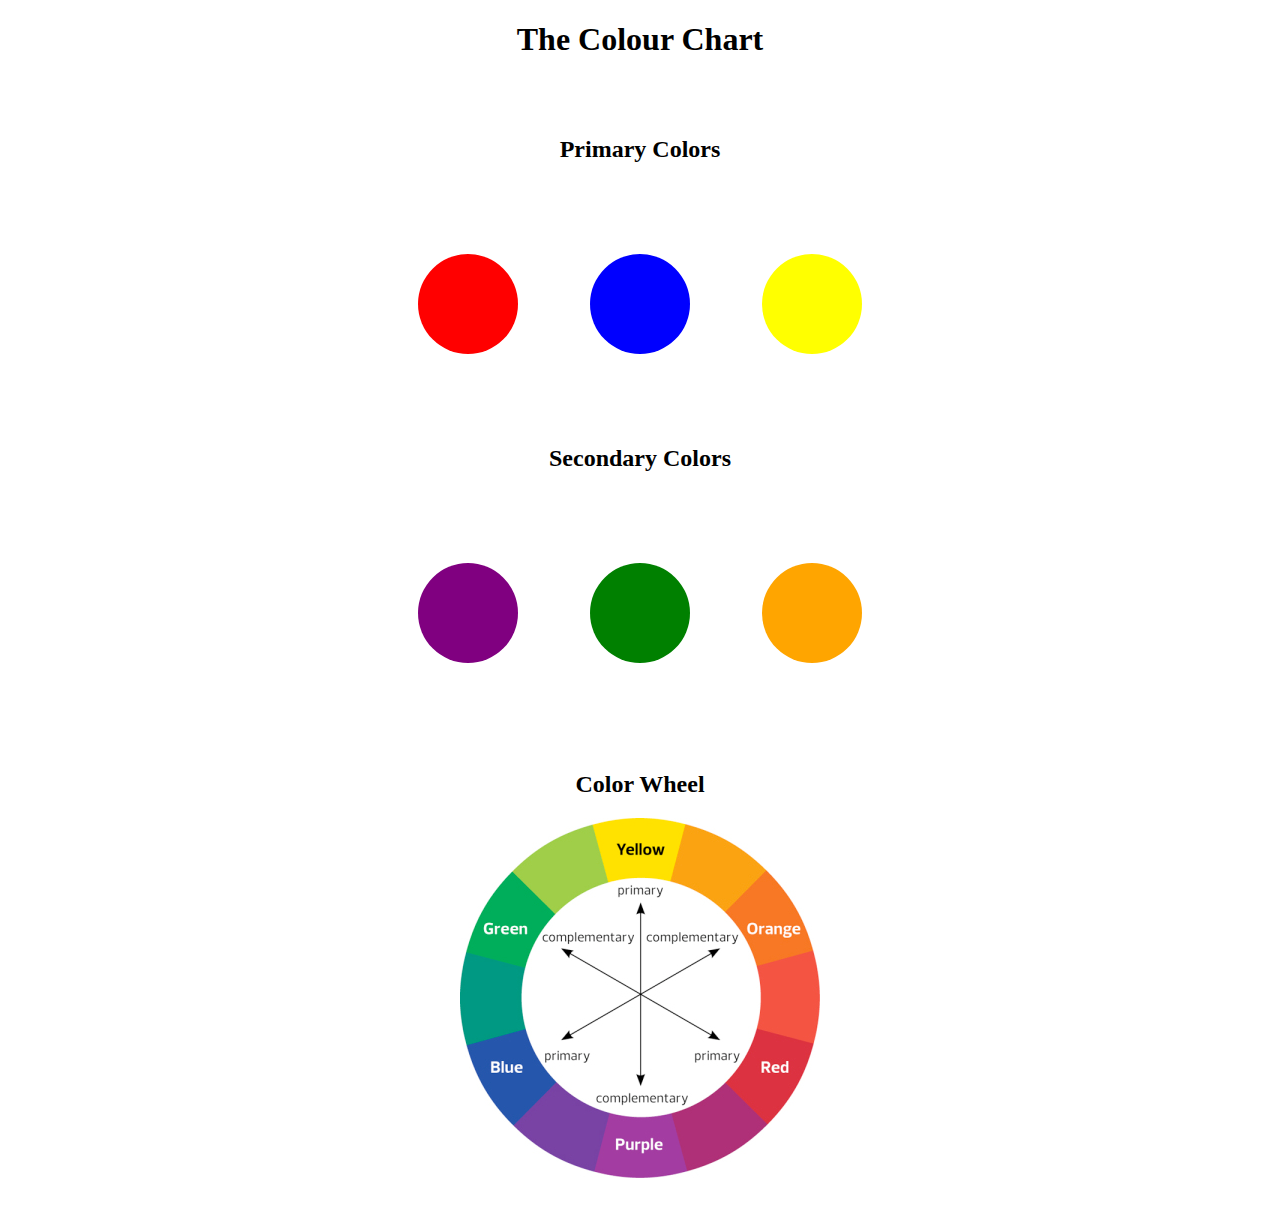
<file: tasks/task0/index.html>
<!DOCTYPE html>
<html lang="en">
  <head>
    <meta charset="UTF-8" />
    <meta http-equiv="X-UA-Compatible" content="IE=edge" />
    <meta name="viewport" content="width=device-width, initial-scale=1.0" />
    <title>Colour Wheel</title>
    <link rel="stylesheet" href="styles.css">
  </head>
  <body>
    <div align="center">
      <h1>The Colour Chart</h1>
      <br>
      <br>
      <h2>Primary Colors</h2>
      
      <table cellspacing=70px>
        <tr>
          <td>
            <div class="circle1"></div>
          </td>
          <td>
            <div class="circle2"></div>
          </td>
          <td>
            <div class="circle3"></div>
          </td>
        </tr>
      </table>
      <h2>Secondary Colors</h2>
      
      <table cellspacing=70px>
        <tr>
          <td>
            <div class="circle4"></div>
          </td>
          <td>
            <div class="circle5"></div>
          </td>
          <td>
            <div class="circle6"></div>
          </td>
        </tr>
      </table>
      <br>
      <h2>Color Wheel</h2>
      <img src="color-wheel.jpg"></div><img>
     
      
  </body>
</html>
</file>
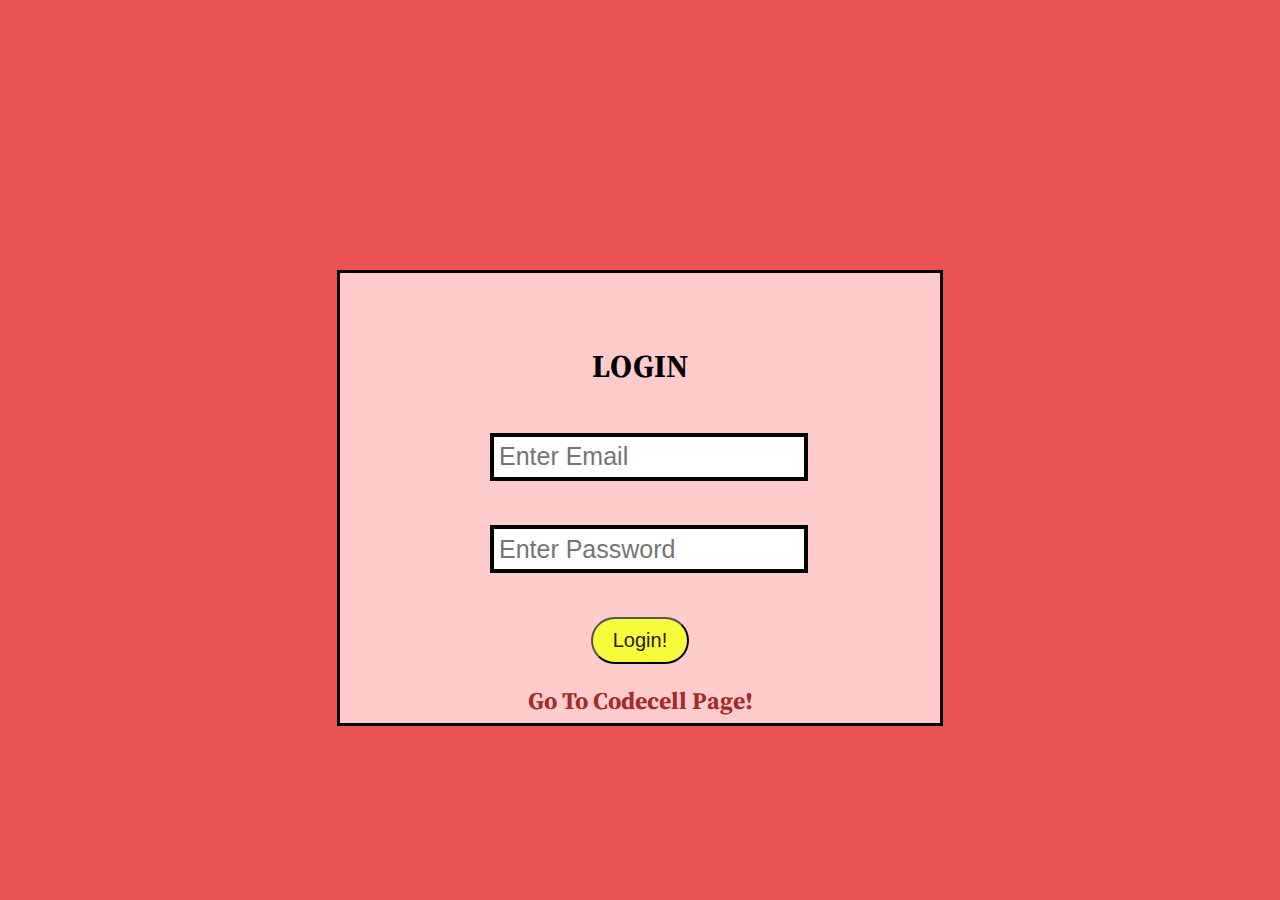
<file: tasks/task1/index.html>
<!DOCTYPE html>
<html lang="en">
<head>
    <meta charset="UTF-8">
    <meta http-equiv="X-UA-Compatible" content="IE=edge">
    <meta name="viewport" content="width=device-width, initial-scale=1.0">
    <title>Document</title>
    <link rel="stylesheet" href="index.css">
    <link rel="preconnect" href="https://fonts.googleapis.com">
    <link rel="preconnect" href="https://fonts.gstatic.com" crossorigin>
    <link href="https://fonts.googleapis.com/css2?family=Source+Serif+4:wght@300&display=swap" rel="stylesheet">
</head>
<body>
       
        <div align ="center"> 
            <form>
			<div  id="box" >
                <h1>
                LOGIN
                <br>
                <br>
				<input type="email" placeholder="Enter Email" id="getemail" name="email" required >
                <br>
                <br>
				<input type="password" placeholder="Enter Password" id="getpass" name="psw" required>
                <br>
                </h1>
                <br>
                <button class="btn" type="submit" onclick="getvalue();">Login!</button>
                <br>
                <h2><a href="https://www.kjscecodecell.com/" target="_blank">Go To Codecell Page!</a></h2>  
			</div>
                                  
        </form>
        </div>
   
        <script>
            let message ="You have Logged In !!!"
            const details= [];
            let error1 = "Enter Correct Email!!"
            let error2 = "Enter A Value!"
            function validateEmail(email) 
               {
                   var re = /\S+@\S+\.\S+/;
                   return re.test(email);
               }
            
                
            
            function getvalue(){
                details.push(document.getElementById("getemail").value,document.getElementById("getpass").value)
                
                
                console.log(JSON.stringify(details));
    
                if (document.getElementById("getemail").value !== "" && document.getElementById("getpass").value !== "" && validateEmail(document.getElementById("getemail").value) == true) {
                    alert(message);

                
            }
               else if (document.getElementById("getemail").value !== "" && document.getElementById("getpass").value !== "" && validateEmail(document.getElementById("getemail").value) == false){
                   alert(error1)
               }
        
            else {
                alert(error2);
            }
        }

        </script>
</body>
</html>
</file>
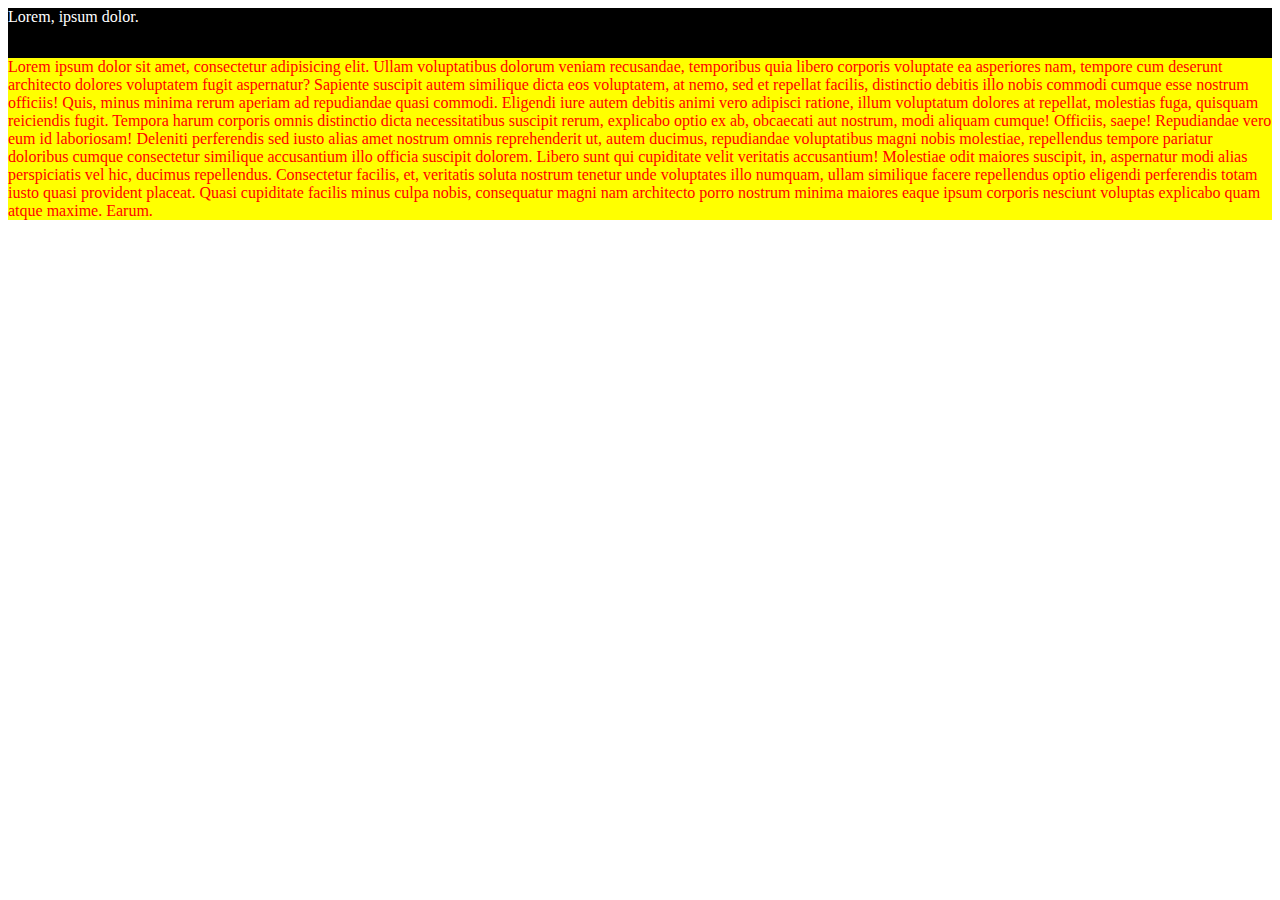
<file: resources/Day_0/css-day-0/index1.html>
<!DOCTYPE html>
<html lang="en">
<head>
    <meta charset="UTF-8">
    <meta http-equiv="X-UA-Compatible" content="IE=edge">
    <meta name="viewport" content="width=device-width, initial-scale=1.0">
    <title>Document</title>
</head>
<style>
    .head{
        background-color: black;
        height:50px;
        color:white;
    
    }
    .container{
        background-color: yellow;
        color:red;

    }

</style>
<body>
    <div class="head">
        Lorem, ipsum dolor.

    </div>
    <div class="container">
        Lorem ipsum dolor sit amet, consectetur adipisicing elit. Ullam voluptatibus dolorum veniam recusandae, temporibus quia libero corporis voluptate ea asperiores nam, tempore cum deserunt architecto dolores voluptatem fugit aspernatur? Sapiente suscipit autem similique dicta eos voluptatem, at nemo, sed et repellat facilis, distinctio debitis illo nobis commodi cumque esse nostrum officiis! Quis, minus minima rerum aperiam ad repudiandae quasi commodi. Eligendi iure autem debitis animi vero adipisci ratione, illum voluptatum dolores at repellat, molestias fuga, quisquam reiciendis fugit. Tempora harum corporis omnis distinctio dicta necessitatibus suscipit rerum, explicabo optio ex ab, obcaecati aut nostrum, modi aliquam cumque! Officiis, saepe! Repudiandae vero eum id laboriosam! Deleniti perferendis sed iusto alias amet nostrum omnis reprehenderit ut, autem ducimus, repudiandae voluptatibus magni nobis molestiae, repellendus tempore pariatur doloribus cumque consectetur similique accusantium illo officia suscipit dolorem. Libero sunt qui cupiditate velit veritatis accusantium! Molestiae odit maiores suscipit, in, aspernatur modi alias perspiciatis vel hic, ducimus repellendus. Consectetur facilis, et, veritatis soluta nostrum tenetur unde voluptates illo numquam, ullam similique facere repellendus optio eligendi perferendis totam iusto quasi provident placeat. Quasi cupiditate facilis minus culpa nobis, consequatur magni nam architecto porro nostrum minima maiores eaque ipsum corporis nesciunt voluptas explicabo quam atque maxime. Earum.

    </div>
    
</body>
</html>
</file>
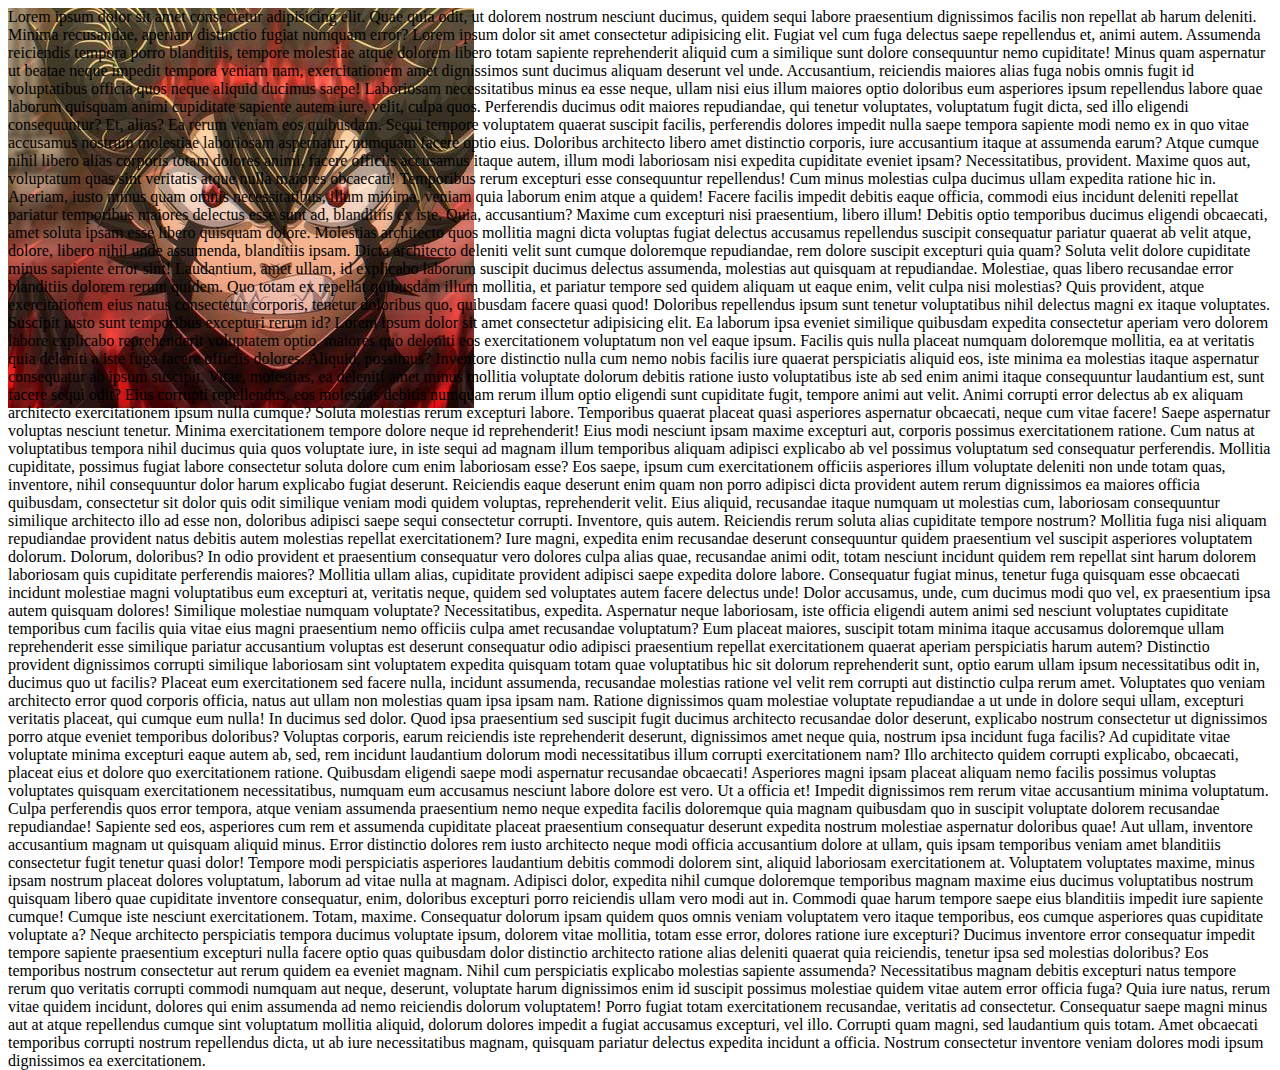
<file: resources/Day_0/css-day-0/index2.html>
<!DOCTYPE html>
<html lang="en">
<head>
    <meta charset="UTF-8">
    <meta http-equiv="X-UA-Compatible" content="IE=edge">
    <meta name="viewport" content="width=device-width, initial-scale=1.0">
    <title>bg image</title>
</head>
<style>
    .container{
        background-image: url("asta.jpg");
        height:400px;
        background-repeat: no-repeat;
        background-attachment:fixed ;

    }
</style>
<body>
    <div class="container">
        Lorem ipsum dolor sit amet consectetur adipisicing elit. Quae quia odit, ut dolorem nostrum nesciunt ducimus, quidem sequi labore praesentium dignissimos facilis non repellat ab harum deleniti. Minima recusandae, aperiam distinctio fugiat numquam error?
        Lorem ipsum dolor sit amet consectetur adipisicing elit. Fugiat vel cum fuga delectus saepe repellendus et, animi autem. Assumenda reiciendis tempora porro blanditiis, tempore molestiae atque dolorem libero totam sapiente reprehenderit aliquid cum a similique sunt dolore consequuntur nemo cupiditate! Minus quam aspernatur ut beatae neque impedit tempora veniam nam, exercitationem amet dignissimos sunt ducimus aliquam deserunt vel unde. Accusantium, reiciendis maiores alias fuga nobis omnis fugit id voluptatibus officia quos neque aliquid ducimus saepe! Laboriosam necessitatibus minus ea esse neque, ullam nisi eius illum maiores optio doloribus eum asperiores ipsum repellendus labore quae laborum quisquam animi cupiditate sapiente autem iure, velit, culpa quos. Perferendis ducimus odit maiores repudiandae, qui tenetur voluptates, voluptatum fugit dicta, sed illo eligendi consequuntur? Et, alias? Ea rerum veniam eos quibusdam. Sequi tempore voluptatem quaerat suscipit facilis, perferendis dolores impedit nulla saepe tempora sapiente modi nemo ex in quo vitae accusamus nostrum molestiae laboriosam aspernatur, numquam facere optio eius. Doloribus architecto libero amet distinctio corporis, iure accusantium itaque at assumenda earum? Atque cumque nihil libero alias corporis totam dolores animi, facere officiis accusamus itaque autem, illum modi laboriosam nisi expedita cupiditate eveniet ipsam? Necessitatibus, provident. Maxime quos aut, voluptatum quas sint veritatis atque nulla maiores obcaecati! Temporibus rerum excepturi esse consequuntur repellendus! Cum minus molestias culpa ducimus ullam expedita ratione hic in. Aperiam, iusto minus quam omnis necessitatibus, illum minima, veniam quia laborum enim atque a quidem! Facere facilis impedit debitis eaque officia, commodi eius incidunt deleniti repellat pariatur temporibus maiores delectus esse sunt ad, blanditiis ex iste. Quia, accusantium? Maxime cum excepturi nisi praesentium, libero illum! Debitis optio temporibus ducimus eligendi obcaecati, amet soluta ipsam esse libero quisquam dolore. Molestias architecto quos mollitia magni dicta voluptas fugiat delectus accusamus repellendus suscipit consequatur pariatur quaerat ab velit atque, dolore, libero nihil unde assumenda, blanditiis ipsam. Dicta architecto deleniti velit sunt cumque doloremque repudiandae, rem dolore suscipit excepturi quia quam? Soluta velit dolore cupiditate minus sapiente error sint! Laudantium, amet ullam, id explicabo laborum suscipit ducimus delectus assumenda, molestias aut quisquam at repudiandae. Molestiae, quas libero recusandae error blanditiis dolorem rerum quidem. Quo totam ex repellat quibusdam illum mollitia, et pariatur tempore sed quidem aliquam ut eaque enim, velit culpa nisi molestias? Quis provident, atque exercitationem eius natus consectetur corporis, tenetur doloribus quo, quibusdam facere quasi quod! Doloribus repellendus ipsum sunt tenetur voluptatibus nihil delectus magni ex itaque voluptates. Suscipit iusto sunt temporibus excepturi rerum id?
        Lorem ipsum dolor sit amet consectetur adipisicing elit. Ea laborum ipsa eveniet similique quibusdam expedita consectetur aperiam vero dolorem labore explicabo reprehenderit voluptatem optio, maiores quo deleniti eos exercitationem voluptatum non vel eaque ipsum. Facilis quis nulla placeat numquam doloremque mollitia, ea at veritatis quia deleniti a iste fuga facere officiis dolores. Aliquid, possimus? Inventore distinctio nulla cum nemo nobis facilis iure quaerat perspiciatis aliquid eos, iste minima ea molestias itaque aspernatur consequatur ab ipsum suscipit. Vitae, molestias, ea deleniti amet minus mollitia voluptate dolorum debitis ratione iusto voluptatibus iste ab sed enim animi itaque consequuntur laudantium est, sunt facere sequi odit? Eius corrupti repellendus, eos molestias debitis numquam rerum illum optio eligendi sunt cupiditate fugit, tempore animi aut velit. Animi corrupti error delectus ab ex aliquam architecto exercitationem ipsum nulla cumque? Soluta molestias rerum excepturi labore. Temporibus quaerat placeat quasi asperiores aspernatur obcaecati, neque cum vitae facere! Saepe aspernatur voluptas nesciunt tenetur. Minima exercitationem tempore dolore neque id reprehenderit! Eius modi nesciunt ipsam maxime excepturi aut, corporis possimus exercitationem ratione. Cum natus at voluptatibus tempora nihil ducimus quia quos voluptate iure, in iste sequi ad magnam illum temporibus aliquam adipisci explicabo ab vel possimus voluptatum sed consequatur perferendis. Mollitia cupiditate, possimus fugiat labore consectetur soluta dolore cum enim laboriosam esse? Eos saepe, ipsum cum exercitationem officiis asperiores illum voluptate deleniti non unde totam quas, inventore, nihil consequuntur dolor harum explicabo fugiat deserunt. Reiciendis eaque deserunt enim quam non porro adipisci dicta provident autem rerum dignissimos ea maiores officia quibusdam, consectetur sit dolor quis odit similique veniam modi quidem voluptas, reprehenderit velit. Eius aliquid, recusandae itaque numquam ut molestias cum, laboriosam consequuntur similique architecto illo ad esse non, doloribus adipisci saepe sequi consectetur corrupti. Inventore, quis autem. Reiciendis rerum soluta alias cupiditate tempore nostrum? Mollitia fuga nisi aliquam repudiandae provident natus debitis autem molestias repellat exercitationem? Iure magni, expedita enim recusandae deserunt consequuntur quidem praesentium vel suscipit asperiores voluptatem dolorum. Dolorum, doloribus? In odio provident et praesentium consequatur vero dolores culpa alias quae, recusandae animi odit, totam nesciunt incidunt quidem rem repellat sint harum dolorem laboriosam quis cupiditate perferendis maiores? Mollitia ullam alias, cupiditate provident adipisci saepe expedita dolore labore. Consequatur fugiat minus, tenetur fuga quisquam esse obcaecati incidunt molestiae magni voluptatibus eum excepturi at, veritatis neque, quidem sed voluptates autem facere delectus unde! Dolor accusamus, unde, cum ducimus modi quo vel, ex praesentium ipsa autem quisquam dolores! Similique molestiae numquam voluptate? Necessitatibus, expedita. Aspernatur neque laboriosam, iste officia eligendi autem animi sed nesciunt voluptates cupiditate temporibus cum facilis quia vitae eius magni praesentium nemo officiis culpa amet recusandae voluptatum? Eum placeat maiores, suscipit totam minima itaque accusamus doloremque ullam reprehenderit esse similique pariatur accusantium voluptas est deserunt consequatur odio adipisci praesentium repellat exercitationem quaerat aperiam perspiciatis harum autem? Distinctio provident dignissimos corrupti similique laboriosam sint voluptatem expedita quisquam totam quae voluptatibus hic sit dolorum reprehenderit sunt, optio earum ullam ipsum necessitatibus odit in, ducimus quo ut facilis? Placeat eum exercitationem sed facere nulla, incidunt assumenda, recusandae molestias ratione vel velit rem corrupti aut distinctio culpa rerum amet. Voluptates quo veniam architecto error quod corporis officia, natus aut ullam non molestias quam ipsa ipsam nam. Ratione dignissimos quam molestiae voluptate repudiandae a ut unde in dolore sequi ullam, excepturi veritatis placeat, qui cumque eum nulla! In ducimus sed dolor. Quod ipsa praesentium sed suscipit fugit ducimus architecto recusandae dolor deserunt, explicabo nostrum consectetur ut dignissimos porro atque eveniet temporibus doloribus? Voluptas corporis, earum reiciendis iste reprehenderit deserunt, dignissimos amet neque quia, nostrum ipsa incidunt fuga facilis? Ad cupiditate vitae voluptate minima excepturi eaque autem ab, sed, rem incidunt laudantium dolorum modi necessitatibus illum corrupti exercitationem nam? Illo architecto quidem corrupti explicabo, obcaecati, placeat eius et dolore quo exercitationem ratione. Quibusdam eligendi saepe modi aspernatur recusandae obcaecati! Asperiores magni ipsam placeat aliquam nemo facilis possimus voluptas voluptates quisquam exercitationem necessitatibus, numquam eum accusamus nesciunt labore dolore est vero. Ut a officia et! Impedit dignissimos rem rerum vitae accusantium minima voluptatum. Culpa perferendis quos error tempora, atque veniam assumenda praesentium nemo neque expedita facilis doloremque quia magnam quibusdam quo in suscipit voluptate dolorem recusandae repudiandae! Sapiente sed eos, asperiores cum rem et assumenda cupiditate placeat praesentium consequatur deserunt expedita nostrum molestiae aspernatur doloribus quae! Aut ullam, inventore accusantium magnam ut quisquam aliquid minus. Error distinctio dolores rem iusto architecto neque modi officia accusantium dolore at ullam, quis ipsam temporibus veniam amet blanditiis consectetur fugit tenetur quasi dolor! Tempore modi perspiciatis asperiores laudantium debitis commodi dolorem sint, aliquid laboriosam exercitationem at. Voluptatem voluptates maxime, minus ipsam nostrum placeat dolores voluptatum, laborum ad vitae nulla at magnam. Adipisci dolor, expedita nihil cumque doloremque temporibus magnam maxime eius ducimus voluptatibus nostrum quisquam libero quae cupiditate inventore consequatur, enim, doloribus excepturi porro reiciendis ullam vero modi aut in. Commodi quae harum tempore saepe eius blanditiis impedit iure sapiente cumque! Cumque iste nesciunt exercitationem. Totam, maxime. Consequatur dolorum ipsam quidem quos omnis veniam voluptatem vero itaque temporibus, eos cumque asperiores quas cupiditate voluptate a? Neque architecto perspiciatis tempora ducimus voluptate ipsum, dolorem vitae mollitia, totam esse error, dolores ratione iure excepturi? Ducimus inventore error consequatur impedit tempore sapiente praesentium excepturi nulla facere optio quas quibusdam dolor distinctio architecto ratione alias deleniti quaerat quia reiciendis, tenetur ipsa sed molestias doloribus? Eos temporibus nostrum consectetur aut rerum quidem ea eveniet magnam. Nihil cum perspiciatis explicabo molestias sapiente assumenda? Necessitatibus magnam debitis excepturi natus tempore rerum quo veritatis corrupti commodi numquam aut neque, deserunt, voluptate harum dignissimos enim id suscipit possimus molestiae quidem vitae autem error officia fuga? Quia iure natus, rerum vitae quidem incidunt, dolores qui enim assumenda ad nemo reiciendis dolorum voluptatem! Porro fugiat totam exercitationem recusandae, veritatis ad consectetur. Consequatur saepe magni minus aut at atque repellendus cumque sint voluptatum mollitia aliquid, dolorum dolores impedit a fugiat accusamus excepturi, vel illo. Corrupti quam magni, sed laudantium quis totam. Amet obcaecati temporibus corrupti nostrum repellendus dicta, ut ab iure necessitatibus magnam, quisquam pariatur delectus expedita incidunt a officia. Nostrum consectetur inventore veniam dolores modi ipsum dignissimos ea exercitationem.
    </div>
</body>
</html>
</file>
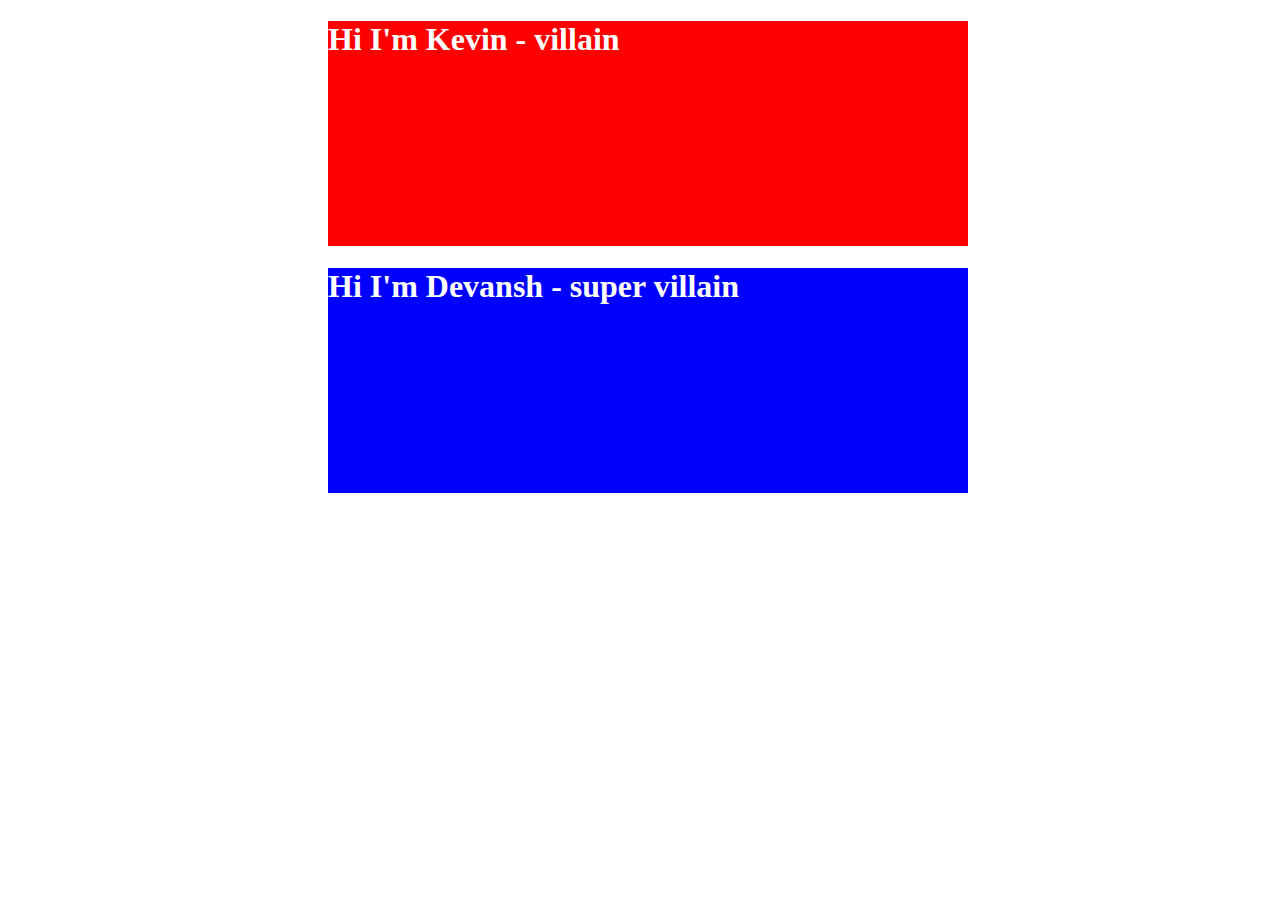
<file: resources/Day_0/css-part2-day-0/index0.html>
<!DOCTYPE html>
<html lang="en">
<head>
    <meta charset="UTF-8">
    <meta http-equiv="X-UA-Compatible" content="IE=edge">
    <meta name="viewport" content="width=device-width, initial-scale=1.0">
    <title>Evil People</title>
    <link rel = "stylesheet" href = "styles0.css">
</head>
<body>
    <div class = "villain">
		<h1>Hi I'm Kevin - villain</h1>
	</div>
	<div class = "super-villain">
		<h1>Hi I'm Devansh - super villain</h1>
    </div>
</body>
</html>
</file>
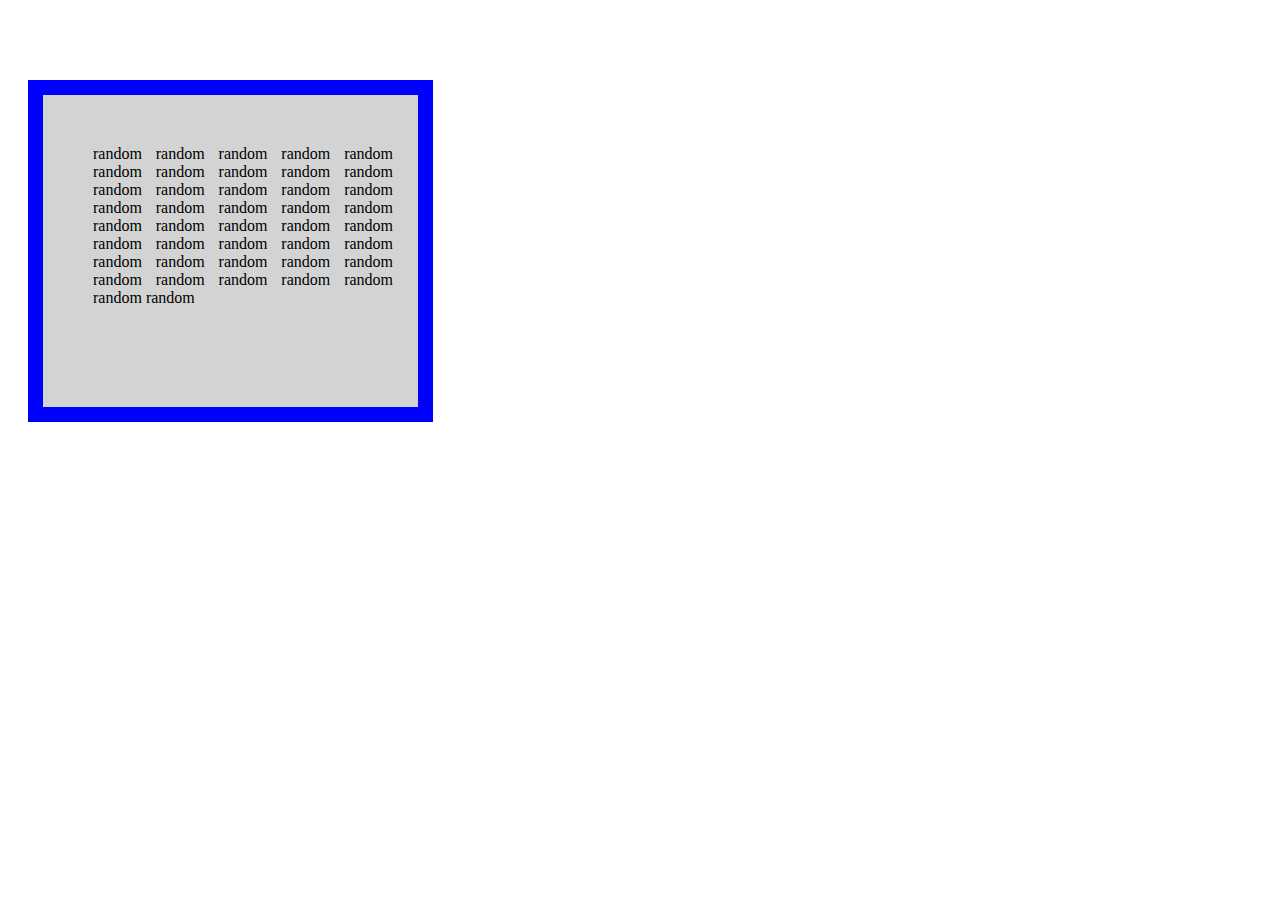
<file: resources/Day_0/css-part2-day-0/index1.html>
<!DOCTYPE html>
<html lang="en">
<head>
    <meta charset="UTF-8">
    <meta http-equiv="X-UA-Compatible" content="IE=edge">
    <meta name="viewport" content="width=device-width, initial-scale=1.0">
    <title>Box Model</title>
    <link rel = "stylesheet" href = "styles1.css">
</head>
<body>
    <div class = "box">
		<div align = "justify">random random random random random random random random random random random random random 
            random random random random random random random random random random random random random 
            random random random random random random random random random random random random random random random random
        </div>
	</div>
</body>
</html>
</file>
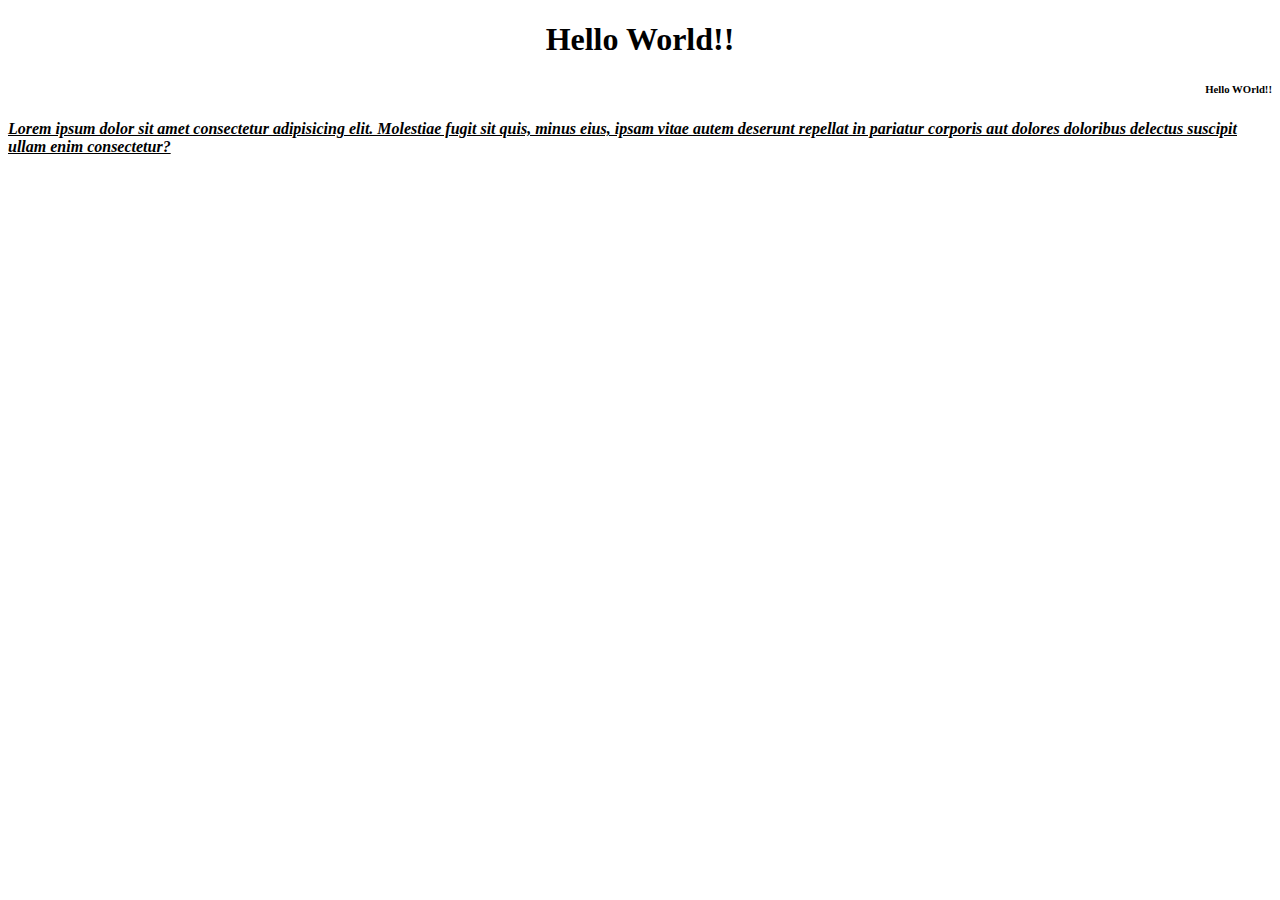
<file: resources/Day_0/html-part1/index0.html>
<!DOCTYPE html>
<html lang="en">
<head>
    <meta charset="UTF-8">
    <meta http-equiv="X-UA-Compatible" content="IE=edge">
    <meta name="viewport" content="width=device-width, initial-scale=1.0">
    <title>CodeCell Month of MERN</title>
</head>
<body>
    <!-- align content on the web page -->
    <h1 align = "center">Hello World!!</h1>
    <h6 align = "right">Hello WOrld!!</h6>
    <!-- make the text within the paragraph tag bold, italics and underlined -->
    <p><b><i><u>Lorem ipsum dolor sit amet consectetur 
        adipisicing elit. Molestiae fugit sit quis,
         minus eius, ipsam vitae autem deserunt repellat 
         in pariatur corporis aut dolores doloribus delectus 
         suscipit ullam enim consectetur?
    </u></i></b></p>
</body>
</html>
</file>
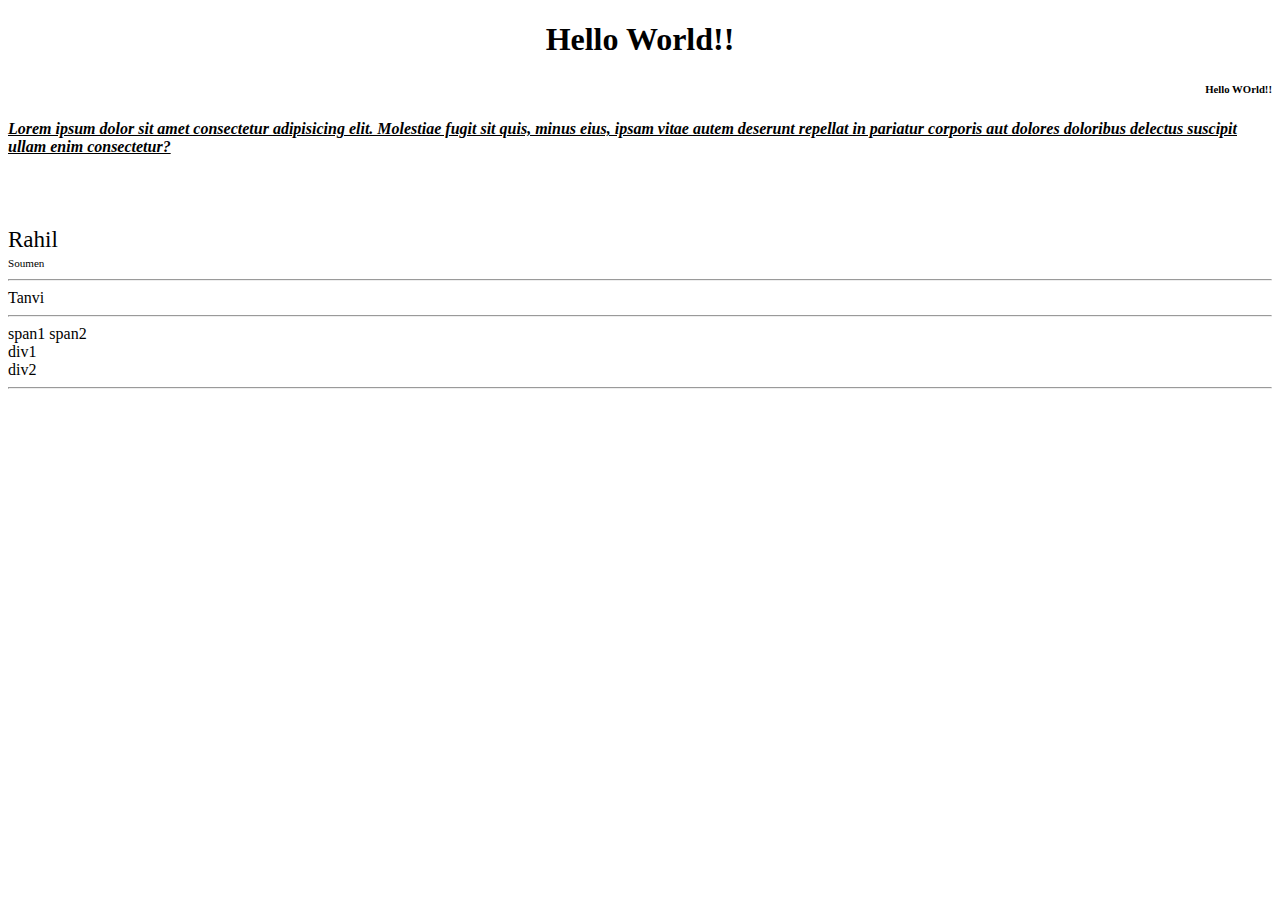
<file: resources/Day_0/html-part1/index1.html>
<!DOCTYPE html>
<html lang="en">
<head>
    <meta charset="UTF-8">
    <meta http-equiv="X-UA-Compatible" content="IE=edge">
    <meta name="viewport" content="width=device-width, initial-scale=1.0">
    <title>CodeCell Month of MERN</title>
</head>
<body>
    <h1 align = "center">Hello World!!</h1>
    <h6 align = "right">Hello WOrld!!</h6>
    <p><b><i><u>Lorem ipsum dolor sit amet consectetur 
        adipisicing elit. Molestiae fugit sit quis,
         minus eius, ipsam vitae autem deserunt repellat 
         in pariatur corporis aut dolores doloribus delectus 
         suscipit ullam enim consectetur?
    </u></i></b></p>
    <!-- leave 3 blank line spaces -->
    <br>
    <br>
    <br>
    <big><big>Rahil</big></big>
    <br>
    <small><small>Soumen</small></small>
    <br>
    <hr>
    Tanvi
    <hr>
    <!-- span is an inline element -->
    <span>span1</span>
    <span>span2</span>
    <!-- div is a block level element -->
    <div>div1</div>
    <div>div2</div>
    <hr>
</body>
</html>
</file>
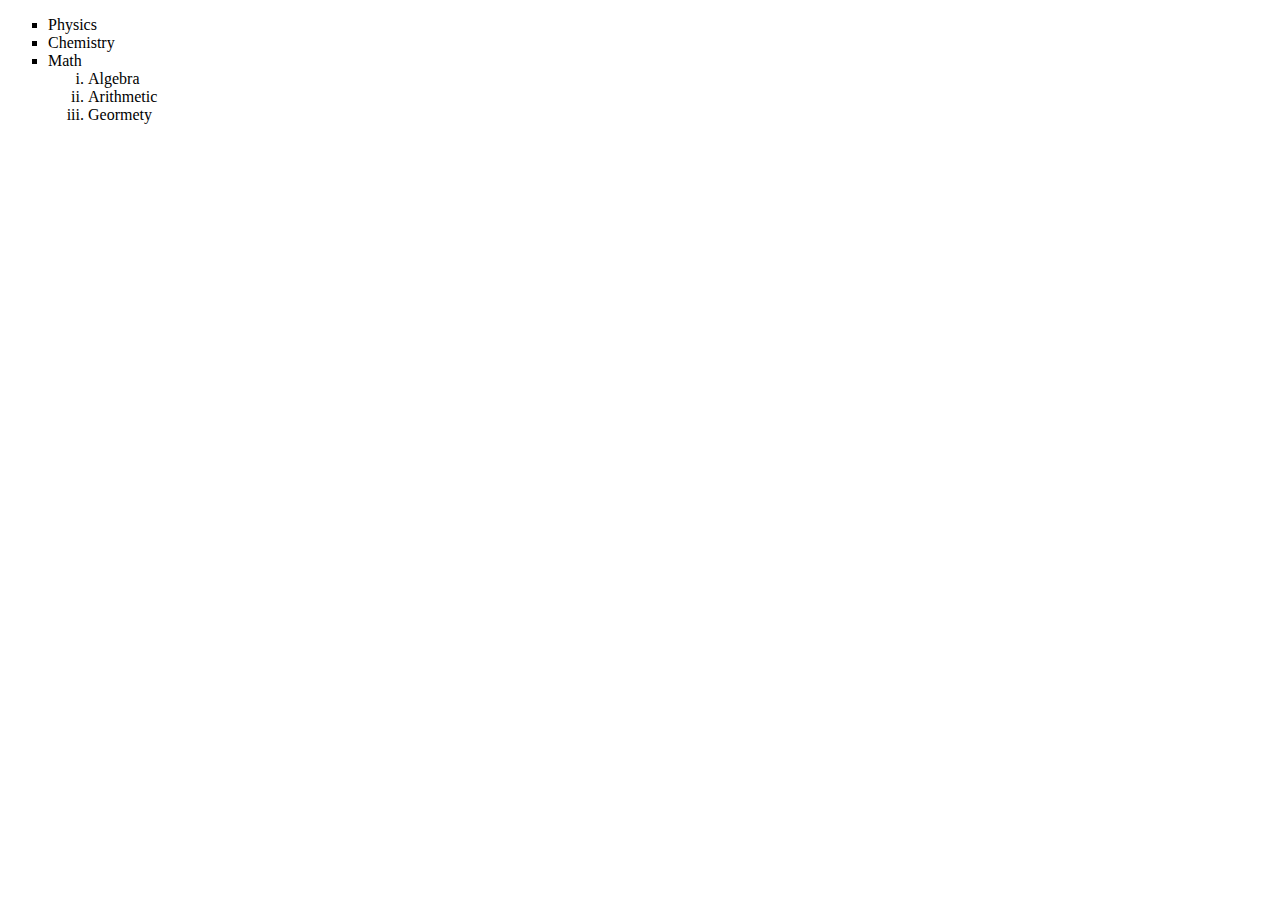
<file: resources/Day_0/html-part1/index2.html>
<!DOCTYPE html>
<html lang="en">
<head>
    <meta charset="UTF-8">
    <meta http-equiv="X-UA-Compatible" content="IE=edge">
    <meta name="viewport" content="width=device-width, initial-scale=1.0">
    <title>Document</title>
</head>
<body>
    <!-- unordered list with a type of square -->
    <ul type = "square">
        <li>Physics</li>
        <li>Chemistry</li>
        <li>
            <!-- ordered list within an element of an unordered list -->
            Math
            <ol type = "i">
                <li>Algebra</li>
                <li>Arithmetic</li>
                <li>Geormety</li>
            </ol>
        </li>
    </ul>
</body>
</html>
</file>
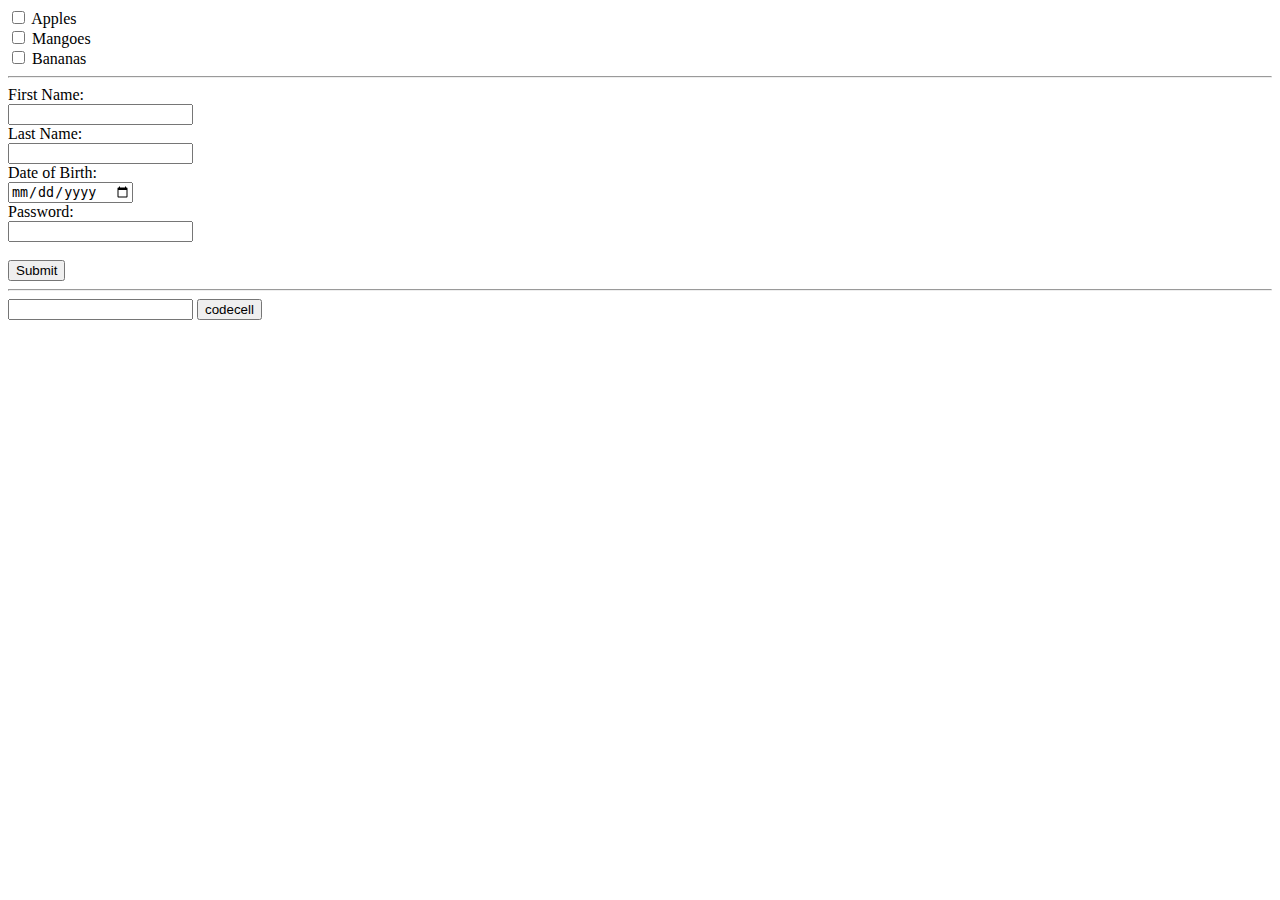
<file: resources/Day_0/html-part1/index3.html>
<!DOCTYPE html>
<html lang="en">
<head>
    <meta charset="UTF-8">
    <meta http-equiv="X-UA-Compatible" content="IE=edge">
    <meta name="viewport" content="width=device-width, initial-scale=1.0">
    <title>Document</title>
</head>
<body>
    <!-- simple form with a checkbox -->
    <form>
        <input type = "checkbox">
        <label>Apples</label><br>
        <input type = "checkbox">
        <label>Mangoes</label><br>
        <input type = "checkbox">
        <label>Bananas</label>
    </form>
    <hr>
    <!-- collect user information form -->
    <form>
        <label>First Name:</label><br>
        <input type = "text"><br>
        <label>Last Name:</label><br>
        <input type = "text"><br>
        <label>Date of Birth:</label><br>
        <input type = "date"><br>
        <label>Password:</label><br>
        <input type = "password"><br><br>
        <input type = "submit">
    </form>
    <hr>
    <!-- search for something on google -->
    <form action = "http://www.google.com/search" target = "_blank">
        <input type = "text" name = "q">
        <input type = "submit" value = "codecell">
    </form>
</body>
</html>
</file>
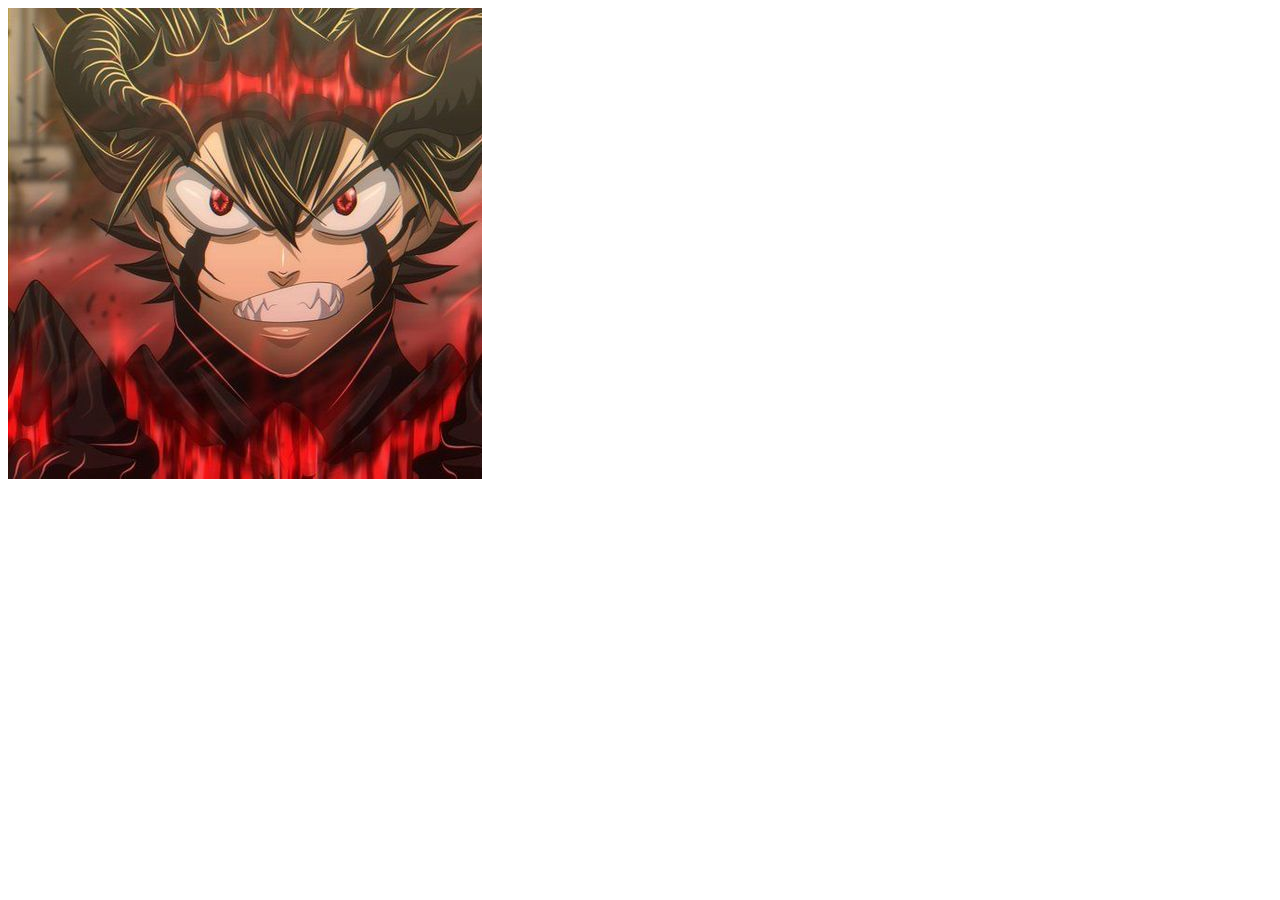
<file: resources/Day_0/html-prt-2/img.html>
<!DOCTYPE html>
<html lang="en">
<head>
    <meta charset="UTF-8">
    <meta http-equiv="X-UA-Compatible" content="IE=edge">
    <meta name="viewport" content="width=device-width, initial-scale=1.0">
    <title>image</title>
</head>
<body>
    <img src="asta.jpg" alt="picture">
</body>
</html>
</file>
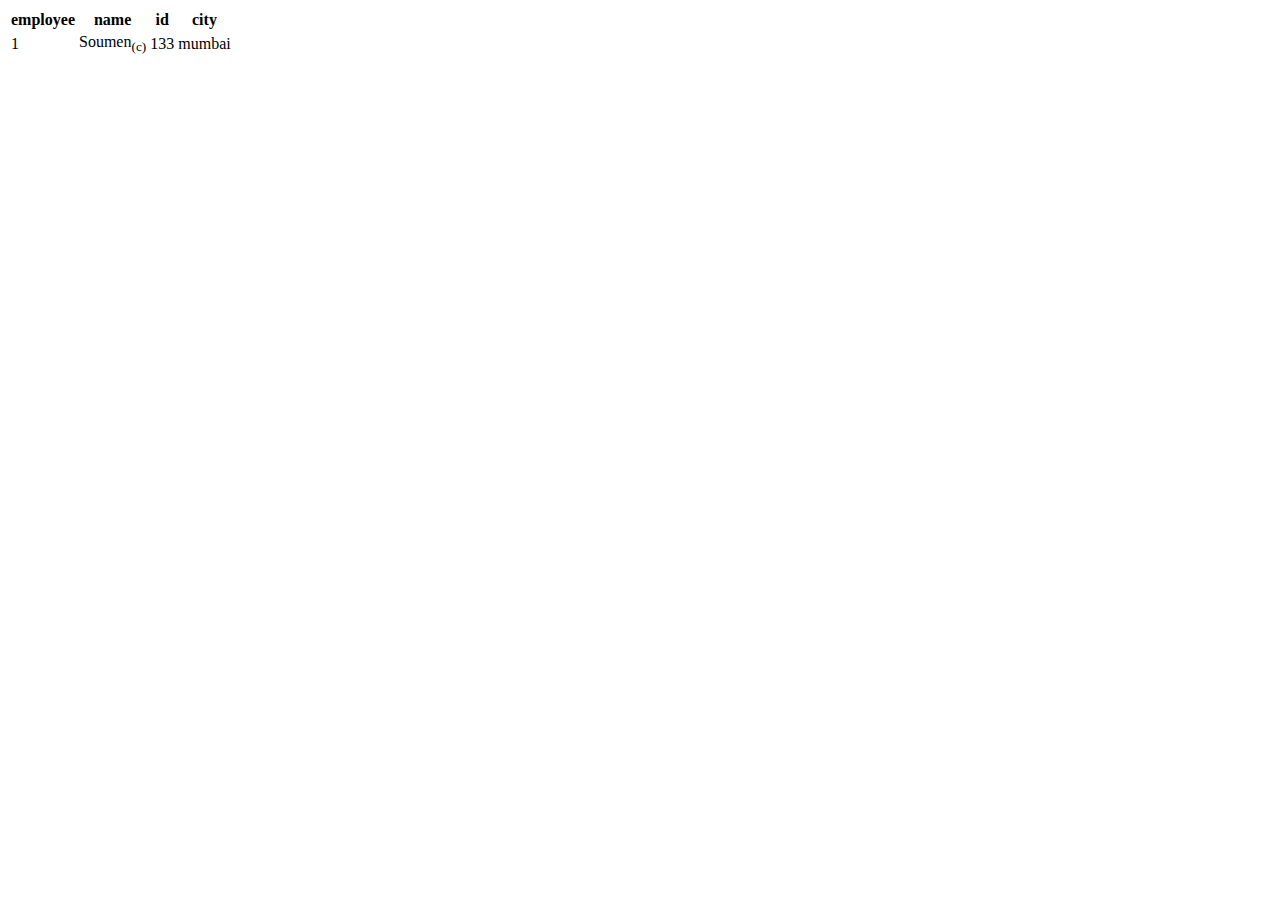
<file: resources/Day_0/html-prt-2/table.html>
<!DOCTYPE html>
<html lang="en">
<head>
    <meta charset="UTF-8">
    <meta http-equiv="X-UA-Compatible" content="IE=edge">
    <meta name="viewport" content="width=device-width, initial-scale=1.0">
    <title>table</title>
</head>
<body>
    <table>
        <th>employee</th>
        <th>name</th>
        <th>id</th>
        <th>city</th>
        <tr>
            <td>1</td>
            <td>Soumen<sub>(c)</sub>
            </td>
            <td>133</td>
            <td>mumbai</td>
        </tr>
      
    </table>
</body>
</html>
</file>
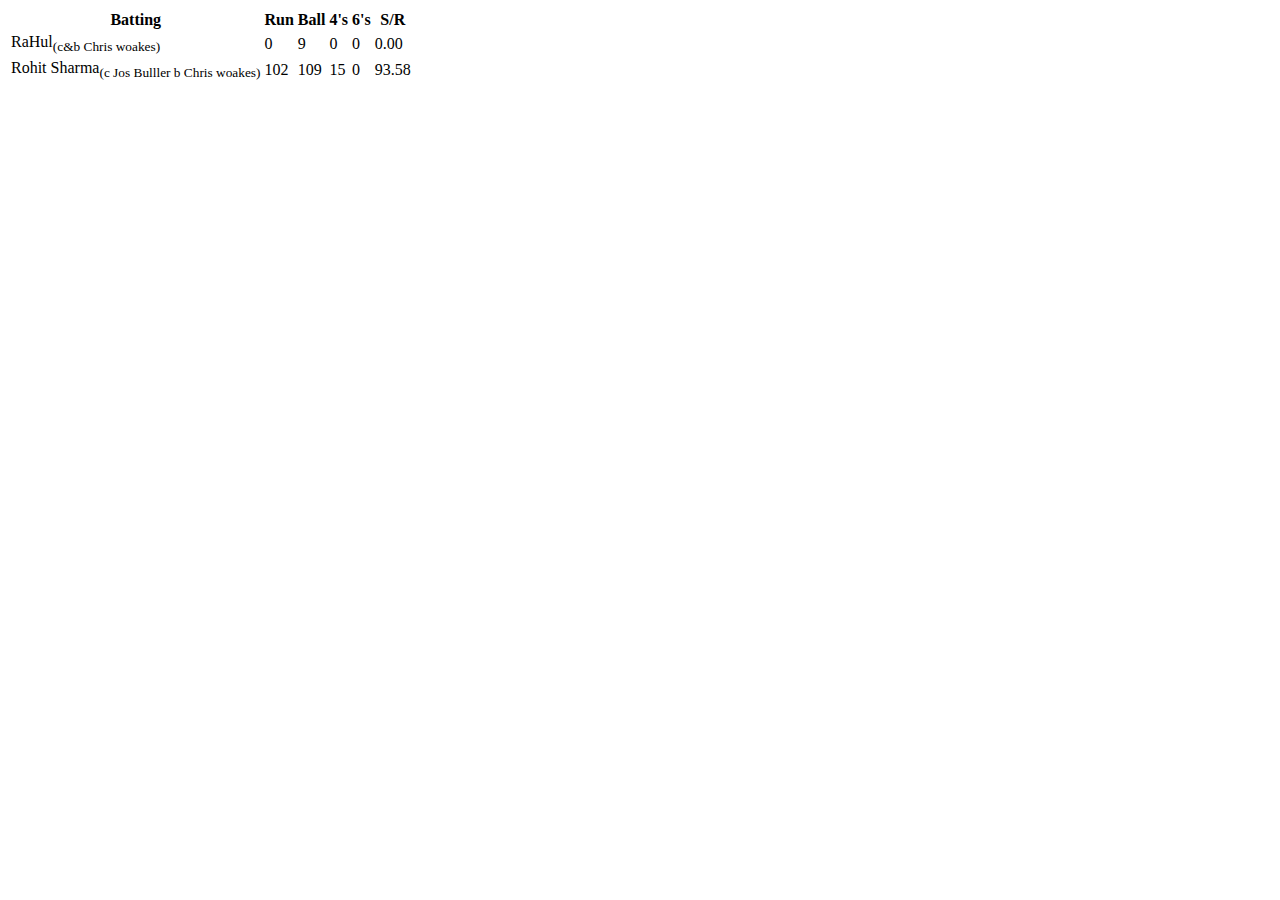
<file: resources/Day_0/html-prt-2/table2.html>
<!DOCTYPE html>
<html lang="en">
<head>
    <meta charset="UTF-8">
    <meta http-equiv="X-UA-Compatible" content="IE=edge">
    <meta name="viewport" content="width=device-width, initial-scale=1.0">
    <title>table cricket</title>
</head>
<body>
    <div>
        <table>
            <th>Batting</th>
            <th>Run</th>
            <th>Ball</th>
            <th>4's</th>
            <th>6's</th>
            <th>S/R</th>
            <tr>
                <td> RaHul<sub>(c&b Chris woakes)</sub></td>
                <td>0</td>
                <td>9</td>
                <td>0</td>
                <td>0</td>
                <td>0.00</td>
            </tr>
            <tr>
                <td> Rohit Sharma<sub>(c Jos Bulller b Chris woakes)</sub></td>
                <td>102</td>
                <td>109</td>
                <td>15</td>
                <td>0</td>
                <td>93.58</td>
            </tr>


        </table>
    </div>
</body>
</html>
</file>
<file: tasks/task0/styles.css>
.circle1, .circle2, .circle3, .circle4, .circle5, .circle6 {
  height: 100px;
  width: 100px;
  border-radius: 80%;
}
.circle1 { background-color: red}
.circle2 { background-color: blue}
.circle3 { background-color: yellow}
.circle4 { background-color: purple}
.circle5 { background-color: green}
.circle6 { background-color: orange}
</file>
<file: tasks/task1/index.css>
body{
    background-color: rgb(235, 82, 82);
    font-family: 'Source Serif 4', sans-serif;
    
}

#box {
    background-color: #ffcccb;
    border: 3px solid black;
    width:300px;
    height:300px;
    margin-left:auto;
    margin-right:auto;
    margin-top:30vh;
    padding-left:150px;
    padding-right:150px;
    padding-top:50px;
    padding-bottom:100px;
}

#box input{
    width:100%;
    padding:0 5px;
    height:40px;
    font-size:25px;
    border: 4px solid black;

}
a {
     text-decoration: none;
     color: brown;
}
a:hover{
    text-decoration: underline;
    color: red;
}
.btn {
    -webkit-border-radius: 28;
    -moz-border-radius: 28;
    border-radius: 28px;
    font-family: Arial;
    color: #212109;
    font-size: 20px;
    background: #f6fc3c;
    padding: 10px 20px 10px 20px;
    text-decoration: none;
  }
  
  .btn:hover {
    background: #d9d134;
    text-decoration: none;
  }
</file>
<file: resources/Day_0/css-part2-day-0/styles0.css>
.villain {
	background: red;
	color: white;
}

.super-villain {
	background: blue;
	color: white;
}

.villain, .super-villain {
	height: 25vh;
	width: 50vw;
	margin-left: 25vw;
	margin-right: 25vw;
}
</file>
<file: resources/Day_0/css-part2-day-0/styles1.css>
.box {
    margin-left: 20px;
    margin-top: 80px;
    background-color: lightgrey;
    width: 300px;
    border: 15px solid blue;
    padding-left: 50px;
    padding-right: 25px;
    padding-top: 50px;
    padding-bottom: 100px;
  }
</file>
